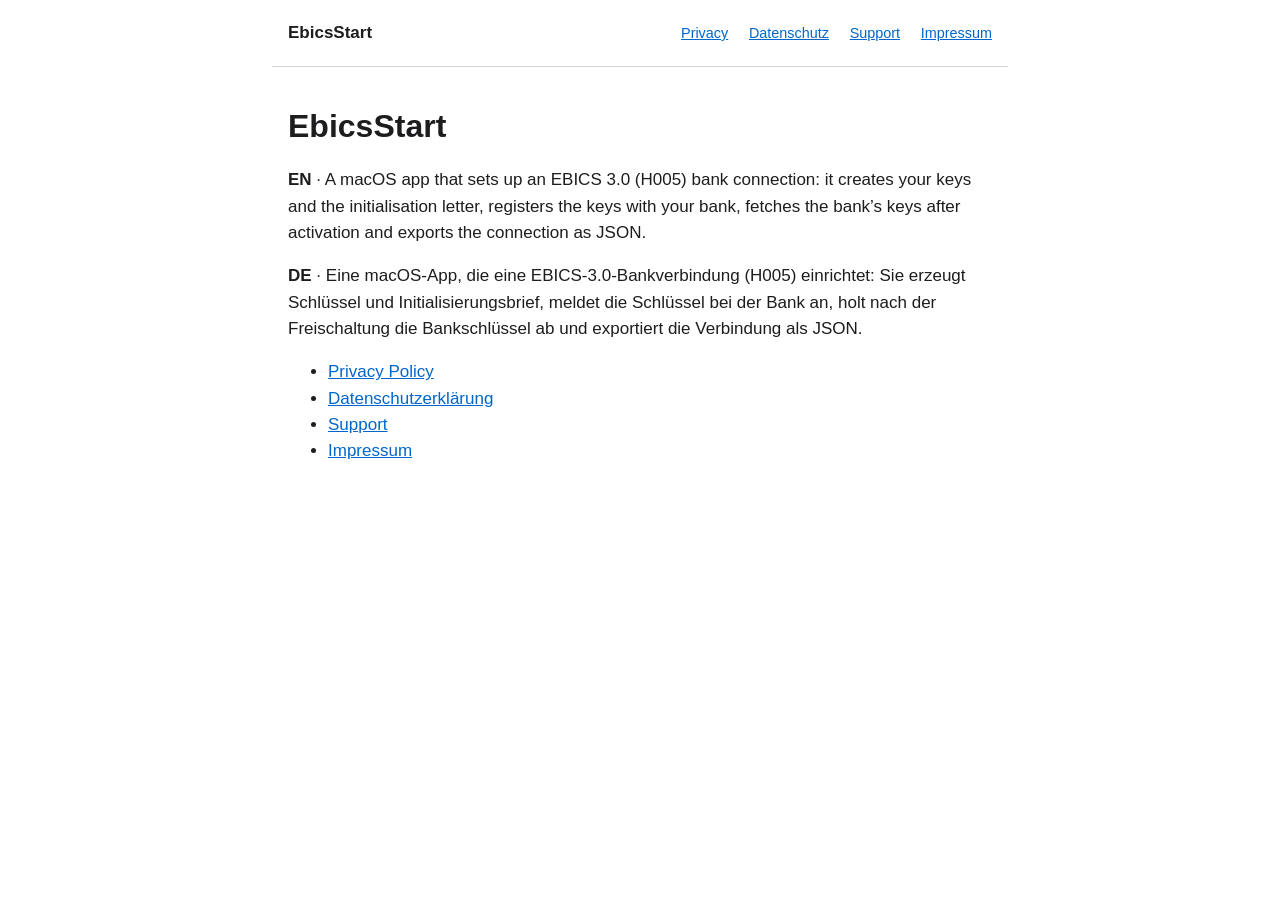
<file: index.html>
<!doctype html>
<html lang="en">
<head>
<meta charset="utf-8">
<meta name="viewport" content="width=device-width, initial-scale=1">
<title>EbicsStart</title>
<link rel="stylesheet" href="style.css">
</head>
<body>
<header><a href="index.html">EbicsStart</a>
<nav><a href="privacy.html">Privacy</a> <a href="datenschutz.html">Datenschutz</a> <a href="support.html">Support</a> <a href="impressum.html">Impressum</a></nav></header>
<main>
<h1 id="ebicsstart">EbicsStart</h1>
<p><strong>EN</strong> · A macOS app that sets up an EBICS 3.0 (H005)
bank connection: it creates your keys and the initialisation letter,
registers the keys with your bank, fetches the bank’s keys after
activation and exports the connection as JSON.</p>
<p><strong>DE</strong> · Eine macOS-App, die eine
EBICS-3.0-Bankverbindung (H005) einrichtet: Sie erzeugt Schlüssel und
Initialisierungsbrief, meldet die Schlüssel bei der Bank an, holt nach
der Freischaltung die Bankschlüssel ab und exportiert die Verbindung als
JSON.</p>
<ul>
<li><a href="privacy.html">Privacy Policy</a></li>
<li><a href="datenschutz.html">Datenschutzerklärung</a></li>
<li><a href="support.html">Support</a></li>
<li><a href="impressum.html">Impressum</a></li>
</ul>
</main>
</body>
</html>
</file>
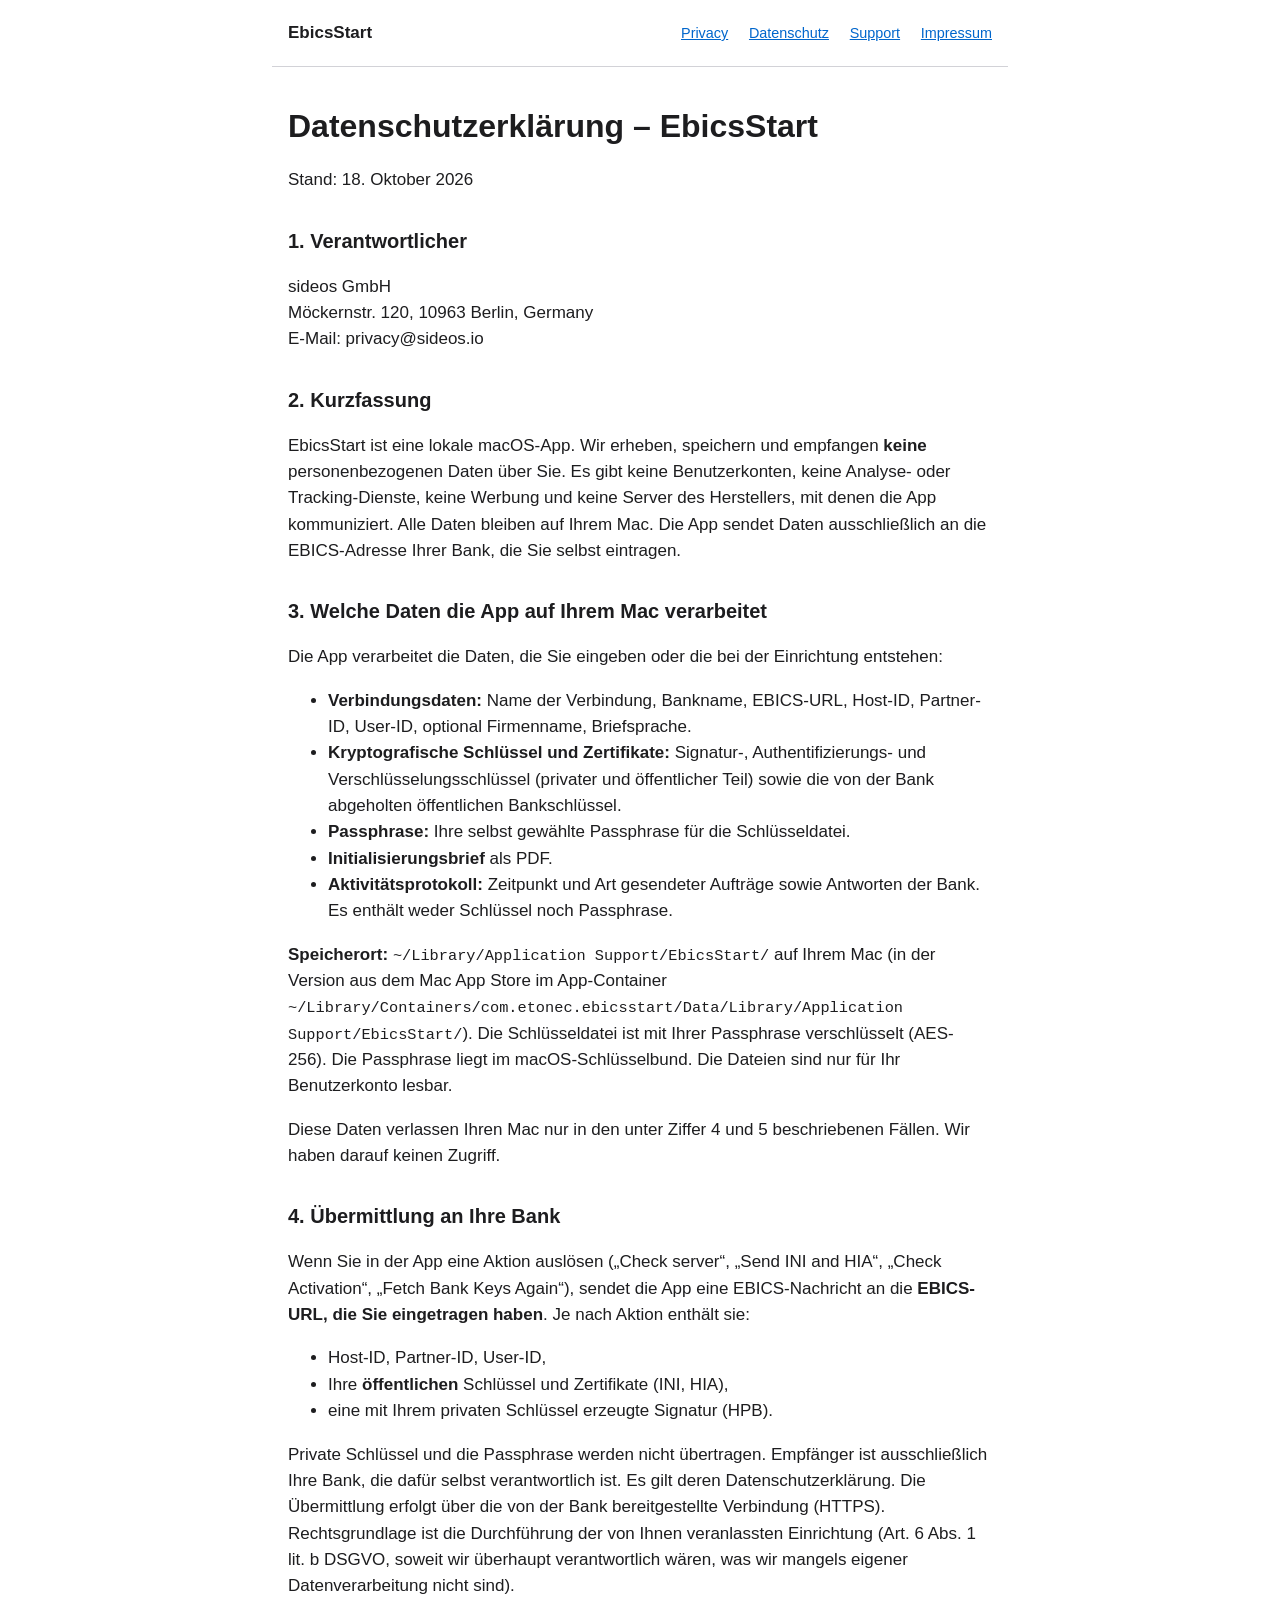
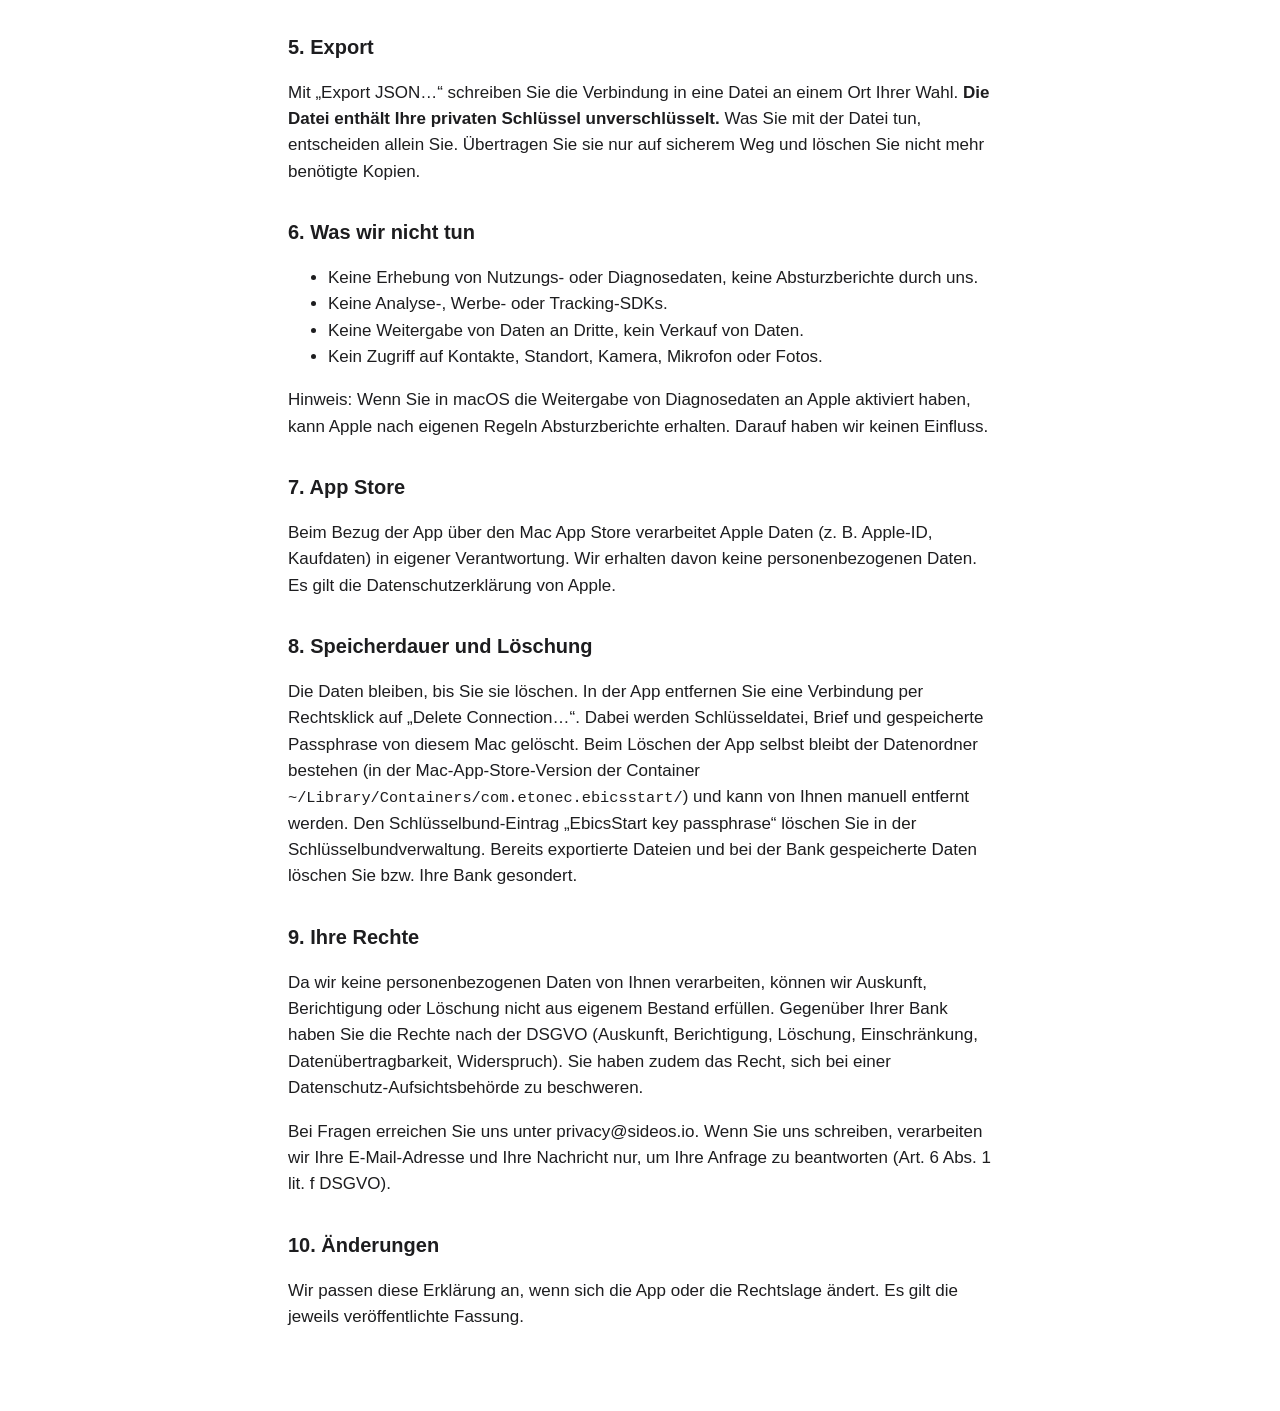
<file: datenschutz.html>
<!doctype html>
<html lang="de">
<head>
<meta charset="utf-8">
<meta name="viewport" content="width=device-width, initial-scale=1">
<title>Datenschutzerklärung – EbicsStart</title>
<link rel="stylesheet" href="style.css">
</head>
<body>
<header><a href="index.html">EbicsStart</a>
<nav><a href="privacy.html">Privacy</a> <a href="datenschutz.html">Datenschutz</a> <a href="support.html">Support</a> <a href="impressum.html">Impressum</a></nav></header>
<main>
<h1 id="datenschutzerklärung-ebicsstart">Datenschutzerklärung –
EbicsStart</h1>
<p>Stand: 18. Oktober 2026</p>
<h2 id="verantwortlicher">1. Verantwortlicher</h2>
<p>sideos GmbH<br />
Möckernstr. 120, 10963 Berlin, Germany<br />
E-Mail: privacy@sideos.io</p>
<h2 id="kurzfassung">2. Kurzfassung</h2>
<p>EbicsStart ist eine lokale macOS-App. Wir erheben, speichern und
empfangen <strong>keine</strong> personenbezogenen Daten über Sie. Es
gibt keine Benutzerkonten, keine Analyse- oder Tracking-Dienste, keine
Werbung und keine Server des Herstellers, mit denen die App
kommuniziert. Alle Daten bleiben auf Ihrem Mac. Die App sendet Daten
ausschließlich an die EBICS-Adresse Ihrer Bank, die Sie selbst
eintragen.</p>
<h2 id="welche-daten-die-app-auf-ihrem-mac-verarbeitet">3. Welche Daten
die App auf Ihrem Mac verarbeitet</h2>
<p>Die App verarbeitet die Daten, die Sie eingeben oder die bei der
Einrichtung entstehen:</p>
<ul>
<li><strong>Verbindungsdaten:</strong> Name der Verbindung, Bankname,
EBICS-URL, Host-ID, Partner-ID, User-ID, optional Firmenname,
Briefsprache.</li>
<li><strong>Kryptografische Schlüssel und Zertifikate:</strong>
Signatur-, Authentifizierungs- und Verschlüsselungsschlüssel (privater
und öffentlicher Teil) sowie die von der Bank abgeholten öffentlichen
Bankschlüssel.</li>
<li><strong>Passphrase:</strong> Ihre selbst gewählte Passphrase für die
Schlüsseldatei.</li>
<li><strong>Initialisierungsbrief</strong> als PDF.</li>
<li><strong>Aktivitätsprotokoll:</strong> Zeitpunkt und Art gesendeter
Aufträge sowie Antworten der Bank. Es enthält weder Schlüssel noch
Passphrase.</li>
</ul>
<p><strong>Speicherort:</strong>
<code>~/Library/Application Support/EbicsStart/</code> auf Ihrem Mac (in
der Version aus dem Mac App Store im App-Container
<code>~/Library/Containers/com.etonec.ebicsstart/Data/Library/Application Support/EbicsStart/</code>).
Die Schlüsseldatei ist mit Ihrer Passphrase verschlüsselt (AES-256). Die
Passphrase liegt im macOS-Schlüsselbund. Die Dateien sind nur für Ihr
Benutzerkonto lesbar.</p>
<p>Diese Daten verlassen Ihren Mac nur in den unter Ziffer 4 und 5
beschriebenen Fällen. Wir haben darauf keinen Zugriff.</p>
<h2 id="übermittlung-an-ihre-bank">4. Übermittlung an Ihre Bank</h2>
<p>Wenn Sie in der App eine Aktion auslösen („Check server“, „Send INI
and HIA“, „Check Activation“, „Fetch Bank Keys Again“), sendet die App
eine EBICS-Nachricht an die <strong>EBICS-URL, die Sie eingetragen
haben</strong>. Je nach Aktion enthält sie:</p>
<ul>
<li>Host-ID, Partner-ID, User-ID,</li>
<li>Ihre <strong>öffentlichen</strong> Schlüssel und Zertifikate (INI,
HIA),</li>
<li>eine mit Ihrem privaten Schlüssel erzeugte Signatur (HPB).</li>
</ul>
<p>Private Schlüssel und die Passphrase werden nicht übertragen.
Empfänger ist ausschließlich Ihre Bank, die dafür selbst verantwortlich
ist. Es gilt deren Datenschutzerklärung. Die Übermittlung erfolgt über
die von der Bank bereitgestellte Verbindung (HTTPS). Rechtsgrundlage ist
die Durchführung der von Ihnen veranlassten Einrichtung (Art. 6 Abs. 1
lit. b DSGVO, soweit wir überhaupt verantwortlich wären, was wir mangels
eigener Datenverarbeitung nicht sind).</p>
<h2 id="export">5. Export</h2>
<p>Mit „Export JSON…“ schreiben Sie die Verbindung in eine Datei an
einem Ort Ihrer Wahl. <strong>Die Datei enthält Ihre privaten Schlüssel
unverschlüsselt.</strong> Was Sie mit der Datei tun, entscheiden allein
Sie. Übertragen Sie sie nur auf sicherem Weg und löschen Sie nicht mehr
benötigte Kopien.</p>
<h2 id="was-wir-nicht-tun">6. Was wir nicht tun</h2>
<ul>
<li>Keine Erhebung von Nutzungs- oder Diagnosedaten, keine
Absturzberichte durch uns.</li>
<li>Keine Analyse-, Werbe- oder Tracking-SDKs.</li>
<li>Keine Weitergabe von Daten an Dritte, kein Verkauf von Daten.</li>
<li>Kein Zugriff auf Kontakte, Standort, Kamera, Mikrofon oder
Fotos.</li>
</ul>
<p>Hinweis: Wenn Sie in macOS die Weitergabe von Diagnosedaten an Apple
aktiviert haben, kann Apple nach eigenen Regeln Absturzberichte
erhalten. Darauf haben wir keinen Einfluss.</p>
<h2 id="app-store">7. App Store</h2>
<p>Beim Bezug der App über den Mac App Store verarbeitet Apple Daten (z.
B. Apple-ID, Kaufdaten) in eigener Verantwortung. Wir erhalten davon
keine personenbezogenen Daten. Es gilt die Datenschutzerklärung von
Apple.</p>
<h2 id="speicherdauer-und-löschung">8. Speicherdauer und Löschung</h2>
<p>Die Daten bleiben, bis Sie sie löschen. In der App entfernen Sie eine
Verbindung per Rechtsklick auf „Delete Connection…“. Dabei werden
Schlüsseldatei, Brief und gespeicherte Passphrase von diesem Mac
gelöscht. Beim Löschen der App selbst bleibt der Datenordner bestehen
(in der Mac-App-Store-Version der Container
<code>~/Library/Containers/com.etonec.ebicsstart/</code>) und kann von
Ihnen manuell entfernt werden. Den Schlüsselbund-Eintrag „EbicsStart key
passphrase“ löschen Sie in der Schlüsselbundverwaltung. Bereits
exportierte Dateien und bei der Bank gespeicherte Daten löschen Sie bzw.
Ihre Bank gesondert.</p>
<h2 id="ihre-rechte">9. Ihre Rechte</h2>
<p>Da wir keine personenbezogenen Daten von Ihnen verarbeiten, können
wir Auskunft, Berichtigung oder Löschung nicht aus eigenem Bestand
erfüllen. Gegenüber Ihrer Bank haben Sie die Rechte nach der DSGVO
(Auskunft, Berichtigung, Löschung, Einschränkung, Datenübertragbarkeit,
Widerspruch). Sie haben zudem das Recht, sich bei einer
Datenschutz-Aufsichtsbehörde zu beschweren.</p>
<p>Bei Fragen erreichen Sie uns unter privacy@sideos.io. Wenn Sie uns
schreiben, verarbeiten wir Ihre E-Mail-Adresse und Ihre Nachricht nur,
um Ihre Anfrage zu beantworten (Art. 6 Abs. 1 lit. f DSGVO).</p>
<h2 id="änderungen">10. Änderungen</h2>
<p>Wir passen diese Erklärung an, wenn sich die App oder die Rechtslage
ändert. Es gilt die jeweils veröffentlichte Fassung.</p>
</main>
</body>
</html>
</file>
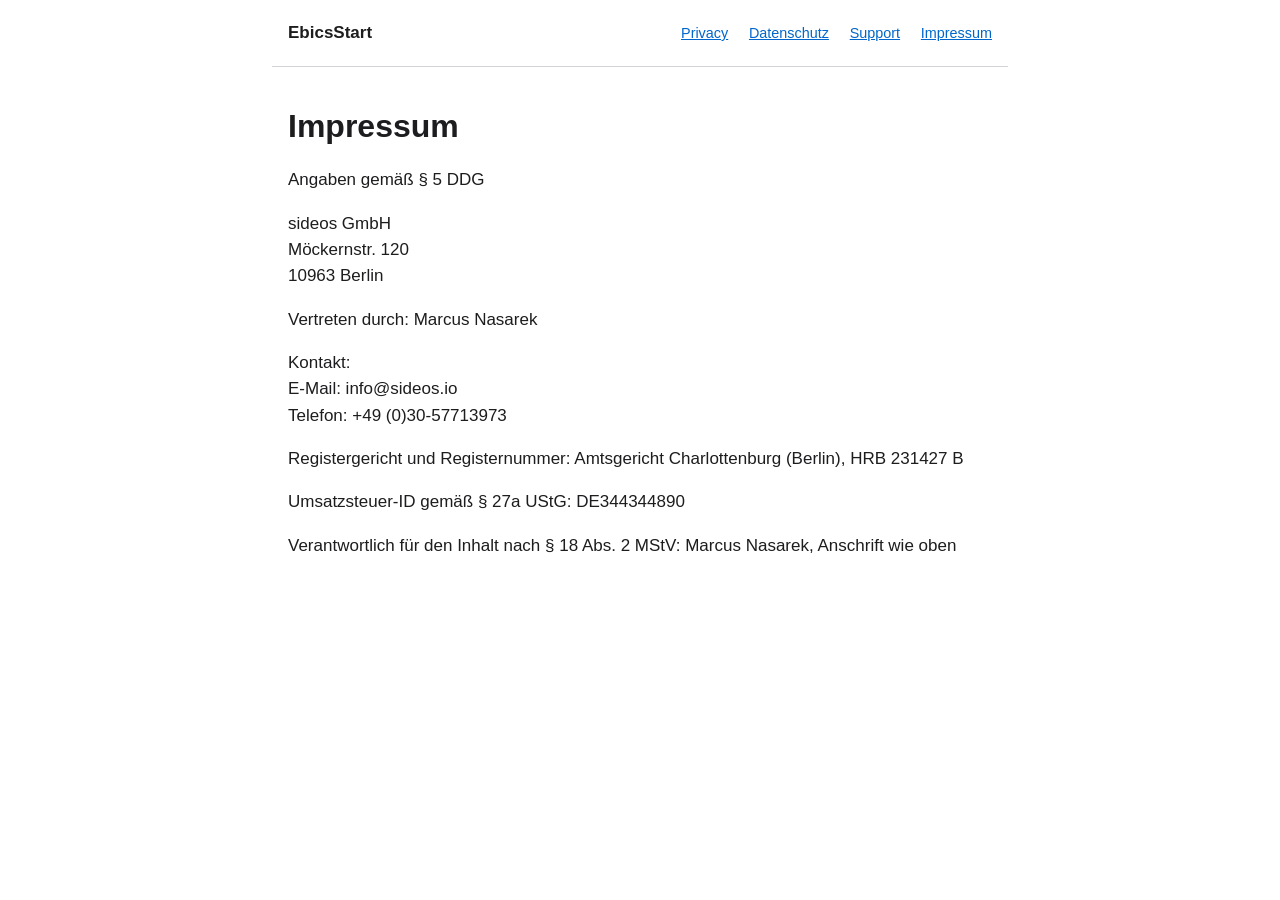
<file: impressum.html>
<!doctype html>
<html lang="de">
<head>
<meta charset="utf-8">
<meta name="viewport" content="width=device-width, initial-scale=1">
<title>Impressum – EbicsStart</title>
<link rel="stylesheet" href="style.css">
</head>
<body>
<header><a href="index.html">EbicsStart</a>
<nav><a href="privacy.html">Privacy</a> <a href="datenschutz.html">Datenschutz</a> <a href="support.html">Support</a> <a href="impressum.html">Impressum</a></nav></header>
<main>
<h1 id="impressum">Impressum</h1>
<p>Angaben gemäß § 5 DDG</p>
<p>sideos GmbH<br />
Möckernstr. 120<br />
10963 Berlin</p>
<p>Vertreten durch: Marcus Nasarek</p>
<p>Kontakt:<br />
E-Mail: info@sideos.io<br />
Telefon: +49 (0)30-57713973</p>
<p>Registergericht und Registernummer: Amtsgericht Charlottenburg
(Berlin), HRB 231427 B</p>
<p>Umsatzsteuer-ID gemäß § 27a UStG: DE344344890</p>
<p>Verantwortlich für den Inhalt nach § 18 Abs. 2 MStV: Marcus Nasarek,
Anschrift wie oben</p>
</main>
</body>
</html>
</file>
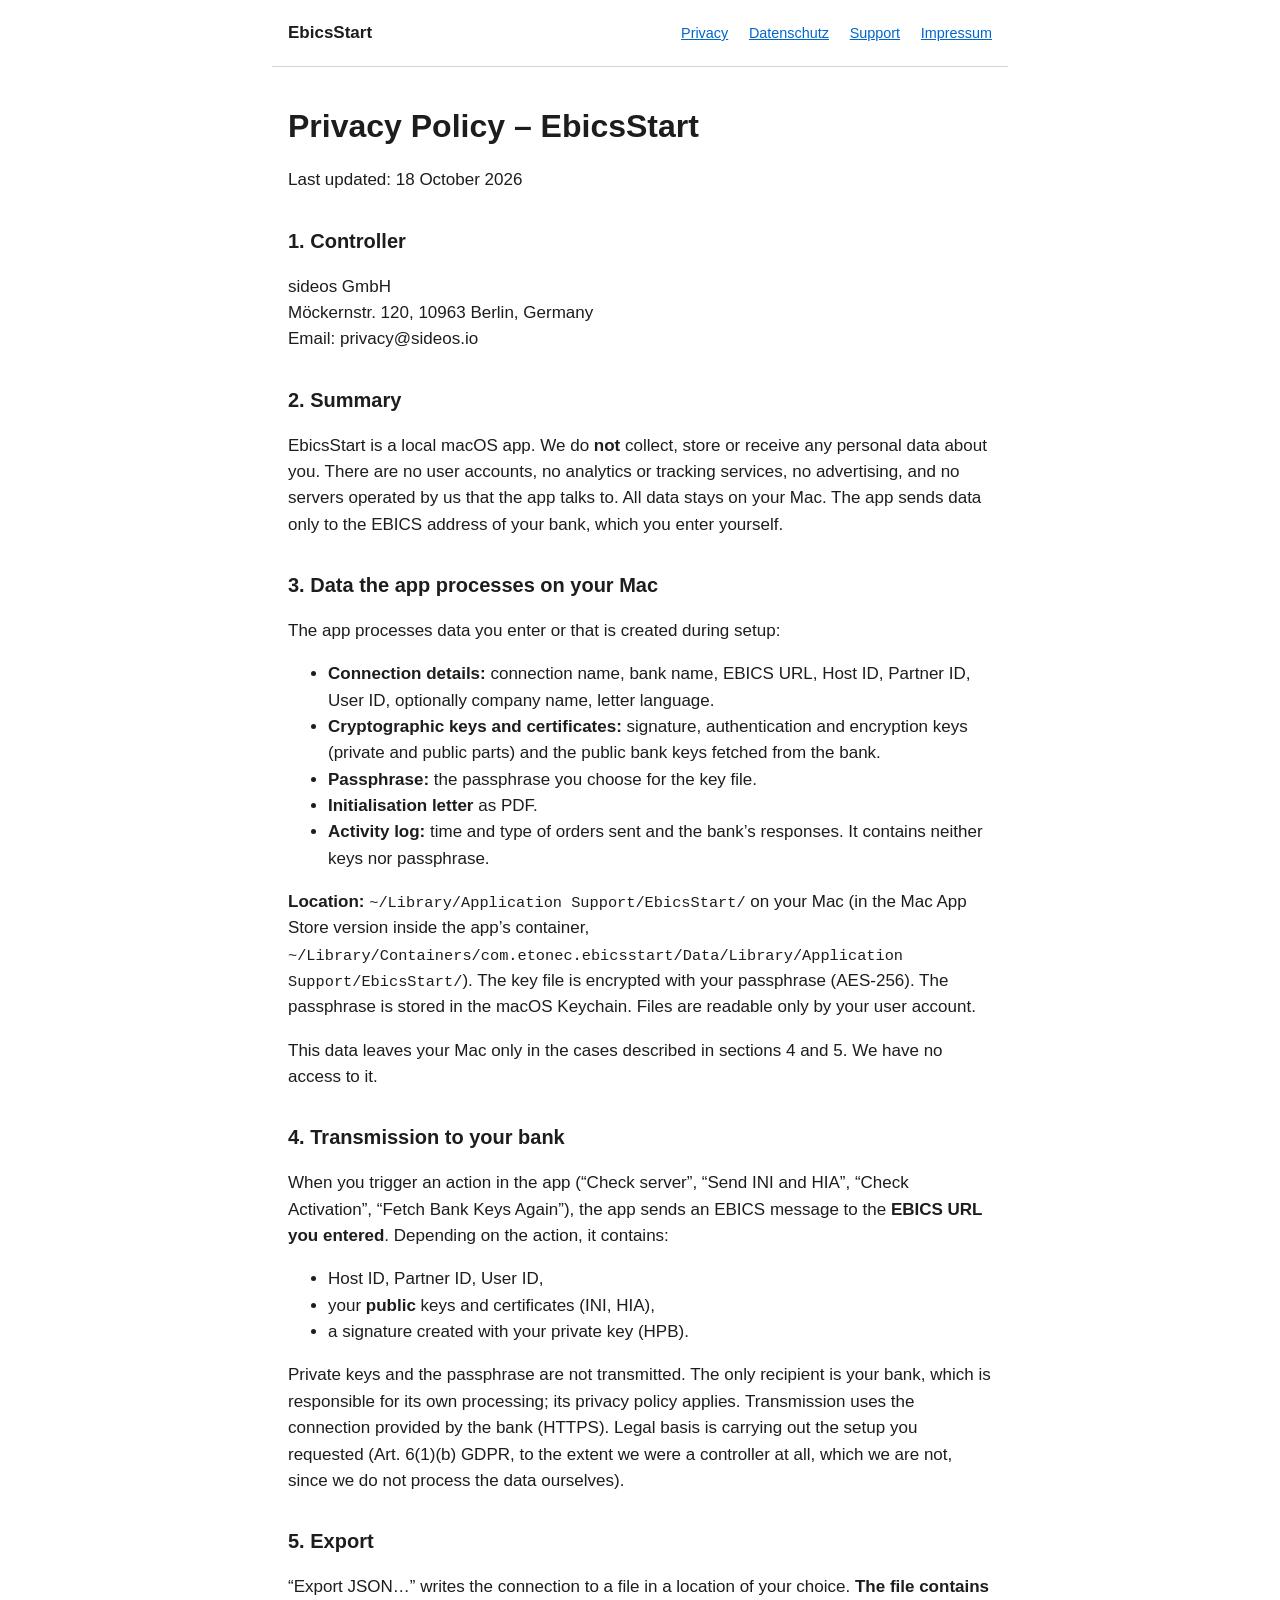
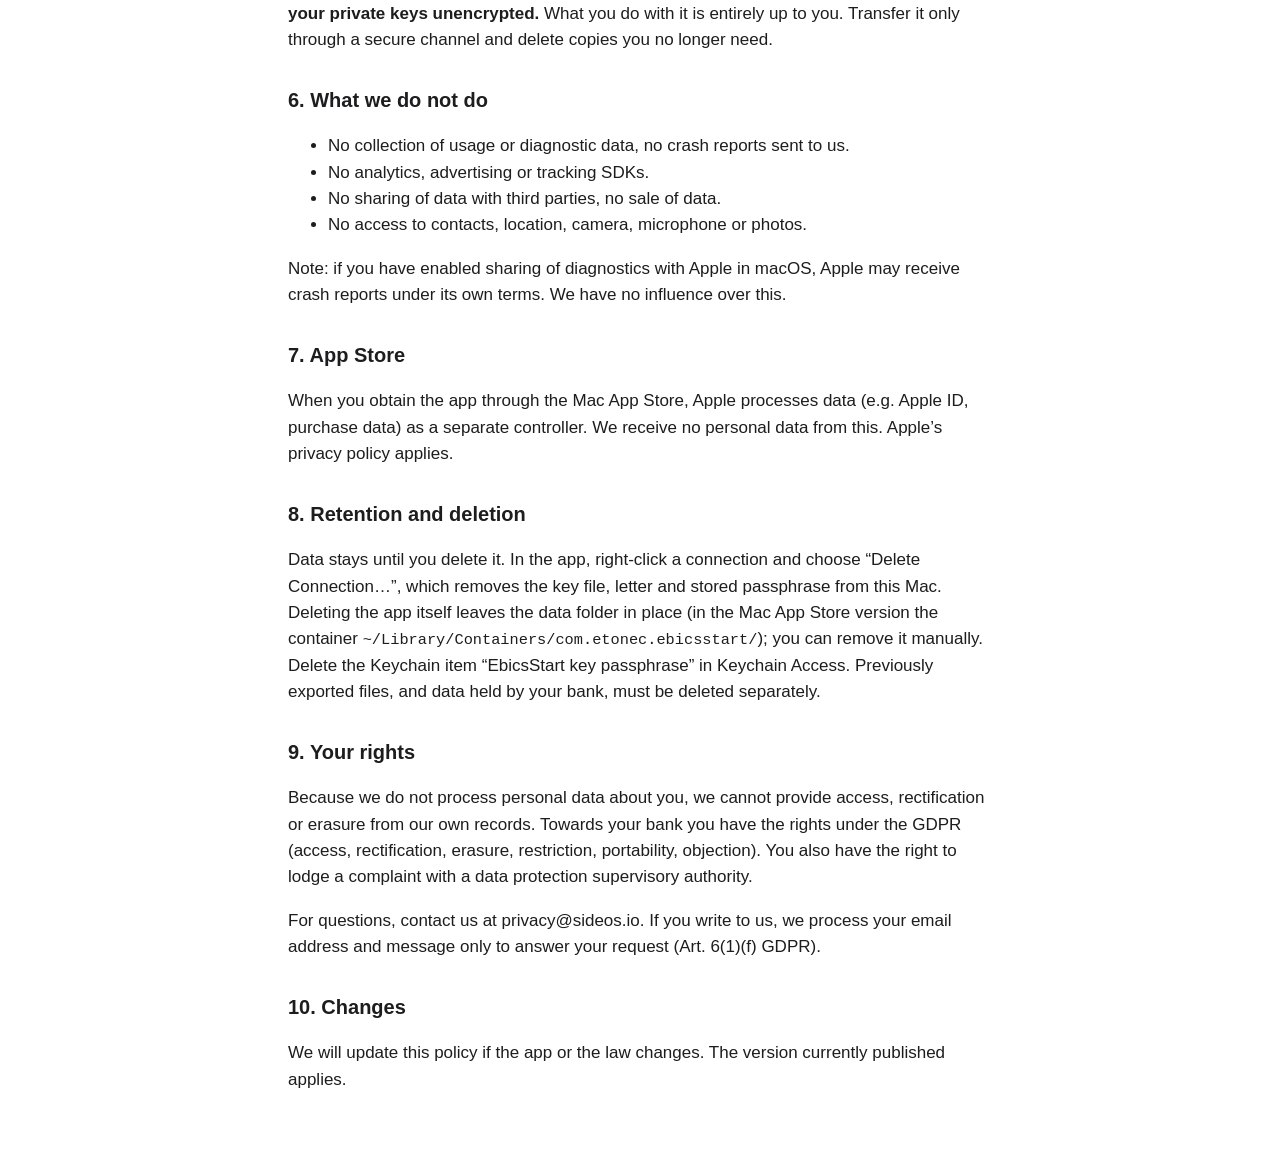
<file: privacy.html>
<!doctype html>
<html lang="en">
<head>
<meta charset="utf-8">
<meta name="viewport" content="width=device-width, initial-scale=1">
<title>Privacy Policy – EbicsStart</title>
<link rel="stylesheet" href="style.css">
</head>
<body>
<header><a href="index.html">EbicsStart</a>
<nav><a href="privacy.html">Privacy</a> <a href="datenschutz.html">Datenschutz</a> <a href="support.html">Support</a> <a href="impressum.html">Impressum</a></nav></header>
<main>
<h1 id="privacy-policy-ebicsstart">Privacy Policy – EbicsStart</h1>
<p>Last updated: 18 October 2026</p>
<h2 id="controller">1. Controller</h2>
<p>sideos GmbH<br />
Möckernstr. 120, 10963 Berlin, Germany<br />
Email: privacy@sideos.io</p>
<h2 id="summary">2. Summary</h2>
<p>EbicsStart is a local macOS app. We do <strong>not</strong> collect,
store or receive any personal data about you. There are no user
accounts, no analytics or tracking services, no advertising, and no
servers operated by us that the app talks to. All data stays on your
Mac. The app sends data only to the EBICS address of your bank, which
you enter yourself.</p>
<h2 id="data-the-app-processes-on-your-mac">3. Data the app processes on
your Mac</h2>
<p>The app processes data you enter or that is created during setup:</p>
<ul>
<li><strong>Connection details:</strong> connection name, bank name,
EBICS URL, Host ID, Partner ID, User ID, optionally company name, letter
language.</li>
<li><strong>Cryptographic keys and certificates:</strong> signature,
authentication and encryption keys (private and public parts) and the
public bank keys fetched from the bank.</li>
<li><strong>Passphrase:</strong> the passphrase you choose for the key
file.</li>
<li><strong>Initialisation letter</strong> as PDF.</li>
<li><strong>Activity log:</strong> time and type of orders sent and the
bank’s responses. It contains neither keys nor passphrase.</li>
</ul>
<p><strong>Location:</strong>
<code>~/Library/Application Support/EbicsStart/</code> on your Mac (in
the Mac App Store version inside the app’s container,
<code>~/Library/Containers/com.etonec.ebicsstart/Data/Library/Application Support/EbicsStart/</code>).
The key file is encrypted with your passphrase (AES-256). The passphrase
is stored in the macOS Keychain. Files are readable only by your user
account.</p>
<p>This data leaves your Mac only in the cases described in sections 4
and 5. We have no access to it.</p>
<h2 id="transmission-to-your-bank">4. Transmission to your bank</h2>
<p>When you trigger an action in the app (“Check server”, “Send INI and
HIA”, “Check Activation”, “Fetch Bank Keys Again”), the app sends an
EBICS message to the <strong>EBICS URL you entered</strong>. Depending
on the action, it contains:</p>
<ul>
<li>Host ID, Partner ID, User ID,</li>
<li>your <strong>public</strong> keys and certificates (INI, HIA),</li>
<li>a signature created with your private key (HPB).</li>
</ul>
<p>Private keys and the passphrase are not transmitted. The only
recipient is your bank, which is responsible for its own processing; its
privacy policy applies. Transmission uses the connection provided by the
bank (HTTPS). Legal basis is carrying out the setup you requested (Art.
6(1)(b) GDPR, to the extent we were a controller at all, which we are
not, since we do not process the data ourselves).</p>
<h2 id="export">5. Export</h2>
<p>“Export JSON…” writes the connection to a file in a location of your
choice. <strong>The file contains your private keys
unencrypted.</strong> What you do with it is entirely up to you.
Transfer it only through a secure channel and delete copies you no
longer need.</p>
<h2 id="what-we-do-not-do">6. What we do not do</h2>
<ul>
<li>No collection of usage or diagnostic data, no crash reports sent to
us.</li>
<li>No analytics, advertising or tracking SDKs.</li>
<li>No sharing of data with third parties, no sale of data.</li>
<li>No access to contacts, location, camera, microphone or photos.</li>
</ul>
<p>Note: if you have enabled sharing of diagnostics with Apple in macOS,
Apple may receive crash reports under its own terms. We have no
influence over this.</p>
<h2 id="app-store">7. App Store</h2>
<p>When you obtain the app through the Mac App Store, Apple processes
data (e.g. Apple ID, purchase data) as a separate controller. We receive
no personal data from this. Apple’s privacy policy applies.</p>
<h2 id="retention-and-deletion">8. Retention and deletion</h2>
<p>Data stays until you delete it. In the app, right-click a connection
and choose “Delete Connection…”, which removes the key file, letter and
stored passphrase from this Mac. Deleting the app itself leaves the data
folder in place (in the Mac App Store version the container
<code>~/Library/Containers/com.etonec.ebicsstart/</code>); you can
remove it manually. Delete the Keychain item “EbicsStart key passphrase”
in Keychain Access. Previously exported files, and data held by your
bank, must be deleted separately.</p>
<h2 id="your-rights">9. Your rights</h2>
<p>Because we do not process personal data about you, we cannot provide
access, rectification or erasure from our own records. Towards your bank
you have the rights under the GDPR (access, rectification, erasure,
restriction, portability, objection). You also have the right to lodge a
complaint with a data protection supervisory authority.</p>
<p>For questions, contact us at privacy@sideos.io. If you write to us,
we process your email address and message only to answer your request
(Art. 6(1)(f) GDPR).</p>
<h2 id="changes">10. Changes</h2>
<p>We will update this policy if the app or the law changes. The version
currently published applies.</p>
</main>
</body>
</html>
</file>
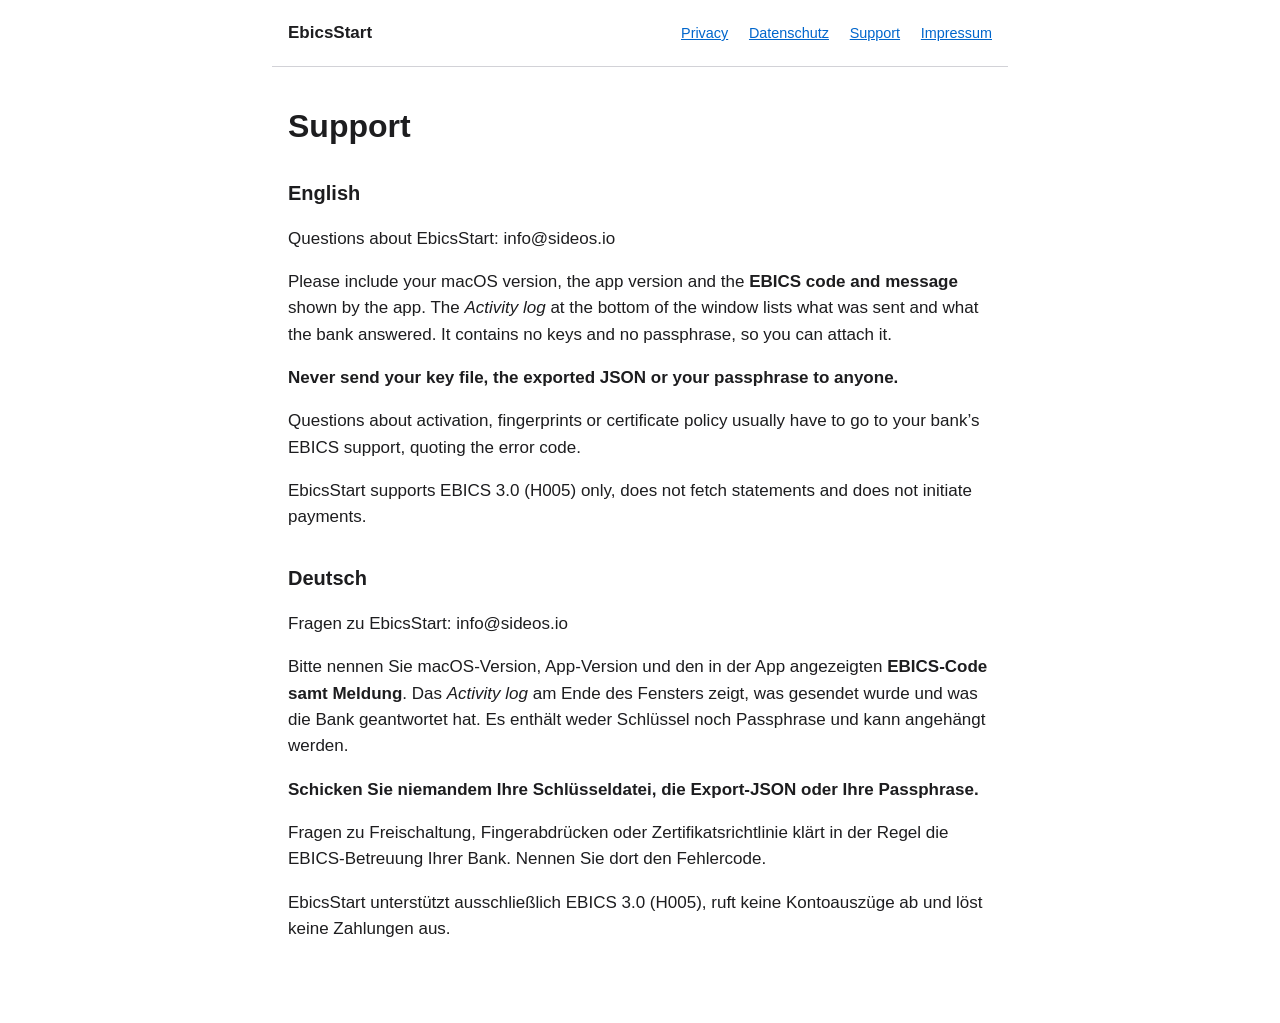
<file: support.html>
<!doctype html>
<html lang="en">
<head>
<meta charset="utf-8">
<meta name="viewport" content="width=device-width, initial-scale=1">
<title>Support – EbicsStart</title>
<link rel="stylesheet" href="style.css">
</head>
<body>
<header><a href="index.html">EbicsStart</a>
<nav><a href="privacy.html">Privacy</a> <a href="datenschutz.html">Datenschutz</a> <a href="support.html">Support</a> <a href="impressum.html">Impressum</a></nav></header>
<main>
<h1 id="support">Support</h1>
<h2 id="english">English</h2>
<p>Questions about EbicsStart: info@sideos.io</p>
<p>Please include your macOS version, the app version and the
<strong>EBICS code and message</strong> shown by the app. The
<em>Activity log</em> at the bottom of the window lists what was sent
and what the bank answered. It contains no keys and no passphrase, so
you can attach it.</p>
<p><strong>Never send your key file, the exported JSON or your
passphrase to anyone.</strong></p>
<p>Questions about activation, fingerprints or certificate policy
usually have to go to your bank’s EBICS support, quoting the error
code.</p>
<p>EbicsStart supports EBICS 3.0 (H005) only, does not fetch statements
and does not initiate payments.</p>
<h2 id="deutsch">Deutsch</h2>
<p>Fragen zu EbicsStart: info@sideos.io</p>
<p>Bitte nennen Sie macOS-Version, App-Version und den in der App
angezeigten <strong>EBICS-Code samt Meldung</strong>. Das <em>Activity
log</em> am Ende des Fensters zeigt, was gesendet wurde und was die Bank
geantwortet hat. Es enthält weder Schlüssel noch Passphrase und kann
angehängt werden.</p>
<p><strong>Schicken Sie niemandem Ihre Schlüsseldatei, die Export-JSON
oder Ihre Passphrase.</strong></p>
<p>Fragen zu Freischaltung, Fingerabdrücken oder Zertifikatsrichtlinie
klärt in der Regel die EBICS-Betreuung Ihrer Bank. Nennen Sie dort den
Fehlercode.</p>
<p>EbicsStart unterstützt ausschließlich EBICS 3.0 (H005), ruft keine
Kontoauszüge ab und löst keine Zahlungen aus.</p>
</main>
</body>
</html>
</file>
<file: style.css>
:root { --bg:#fff; --fg:#1d1d1f; --muted:#6e6e73; --accent:#0066cc; --line:#d2d2d7; }
@media (prefers-color-scheme: dark) { :root { --bg:#1d1d1f; --fg:#f5f5f7; --muted:#a1a1a6; --accent:#2997ff; --line:#424245; } }
body { margin:0; background:var(--bg); color:var(--fg); font:17px/1.55 -apple-system, BlinkMacSystemFont, "Helvetica Neue", Arial, sans-serif; }
header { display:flex; flex-wrap:wrap; gap:.5rem 1.5rem; justify-content:space-between; max-width:44rem; margin:0 auto; padding:1.25rem 16px; border-bottom:1px solid var(--line); }
header > a { font-weight:600; color:var(--fg); text-decoration:none; }
nav a { margin-right:1rem; font-size:.9rem; }
nav a:last-child { margin-right:0; }
a { color:var(--accent); }
main { max-width:44rem; margin:0 auto; padding:1rem 16px 4rem; }
h1 { font-size:2rem; line-height:1.2; margin-top:1.5rem; }
h2 { font-size:1.25rem; margin-top:2rem; }
code { font:.9em ui-monospace, Menlo, monospace; overflow-wrap:anywhere; }
</file>
